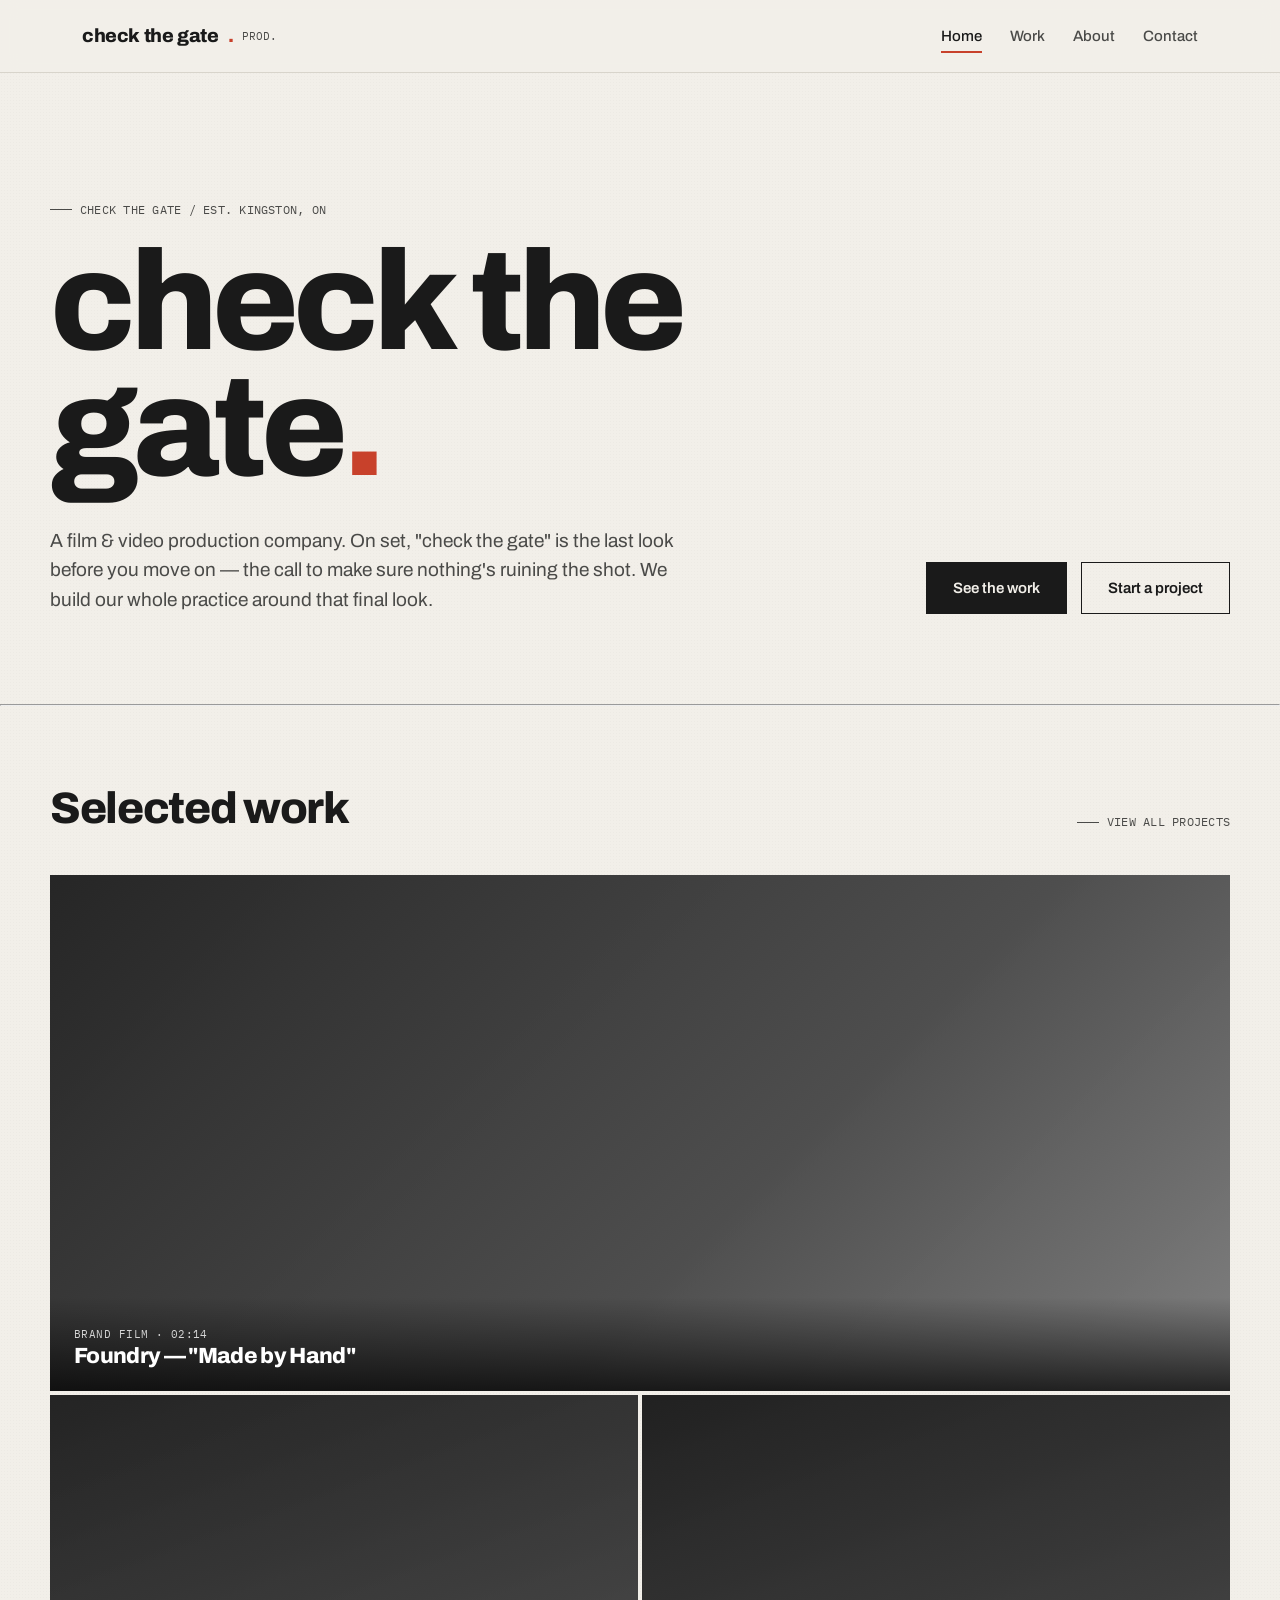
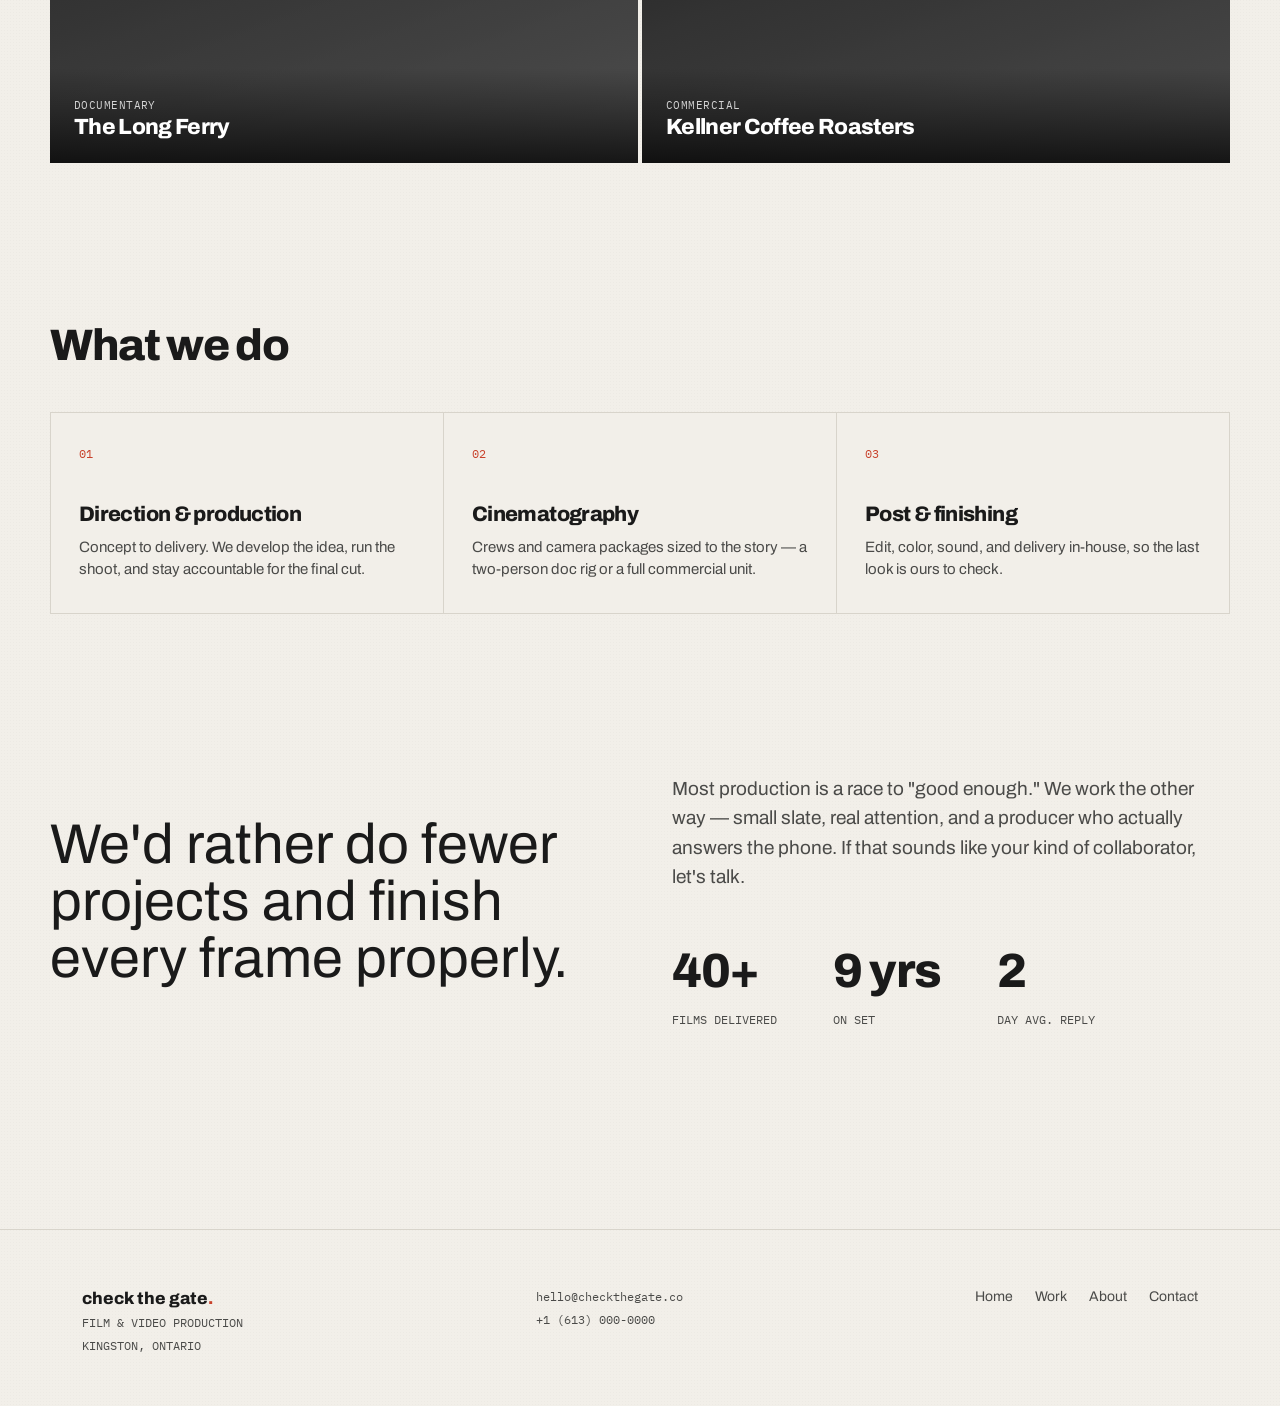
<file: index.html>
<!DOCTYPE html>
<html lang="en">
<head>
<meta charset="UTF-8">
<meta name="viewport" content="width=device-width, initial-scale=1.0">
<title>Check the Gate Productions — Film & Video</title>
<meta name="description" content="Check the Gate Productions is a film and video production company. We shoot, direct, and finish work worth committing to.">
<link rel="stylesheet" href="styles.css">
</head>
<body>
<header class="site">
  <div class="wrap nav">
    <a class="brand" href="index.html">check the gate<span class="dot">.</span> <small>PROD.</small></a>
    <nav class="menu">
      <a href="index.html" class="active">Home</a>
      <a href="work.html">Work</a>
      <a href="about.html">About</a>
      <a href="contact.html">Contact</a>
    </nav>
    <button class="menu-btn" aria-label="Menu">☰</button>
  </div>
</header>

<main>
  <section class="hero wrap">
    <span class="slate">CHECK THE GATE / EST. KINGSTON, ON</span>
    <h1 style="margin-top:20px">check the<br>gate<span class="dot">.</span></h1>
    <div class="sub">
      <p class="lead">A film &amp; video production company. On set, "check the gate" is the last look before you move on — the call to make sure nothing's ruining the shot. We build our whole practice around that final look.</p>
      <div style="display:flex;gap:14px">
        <a href="work.html" class="btn">See the work</a>
        <a href="contact.html" class="btn ghost">Start a project</a>
      </div>
    </div>
  </section>

  <hr class="rule">

  <section class="section wrap reveal">
    <div class="section-head">
      <h2>Selected work</h2>
      <a href="work.html" class="slate" style="align-self:flex-end">VIEW ALL PROJECTS</a>
    </div>
    <div class="work-grid">
      <a class="tile big" href="work.html">
        <span class="ph" style="background:linear-gradient(135deg,#2a2a2a,#565049 60%,#8a7f6f)"></span>
        <span class="cap"><span class="kind">BRAND FILM · 02:14</span><h3>Foundry — "Made by Hand"</h3></span>
      </a>
      <a class="tile" href="work.html">
        <span class="ph" style="background:linear-gradient(160deg,#1e2a30,#3d5560)"></span>
        <span class="cap"><span class="kind">DOCUMENTARY</span><h3>The Long Ferry</h3></span>
      </a>
      <a class="tile" href="work.html">
        <span class="ph" style="background:linear-gradient(160deg,#30231e,#6b463a)"></span>
        <span class="cap"><span class="kind">COMMERCIAL</span><h3>Kellner Coffee Roasters</h3></span>
      </a>
    </div>
  </section>

  <section class="section wrap reveal">
    <div class="section-head"><h2>What we do</h2></div>
    <div class="svc">
      <div class="cell"><span class="num">01</span><h3>Direction &amp; production</h3><p>Concept to delivery. We develop the idea, run the shoot, and stay accountable for the final cut.</p></div>
      <div class="cell"><span class="num">02</span><h3>Cinematography</h3><p>Crews and camera packages sized to the story — a two-person doc rig or a full commercial unit.</p></div>
      <div class="cell"><span class="num">03</span><h3>Post &amp; finishing</h3><p>Edit, color, sound, and delivery in-house, so the last look is ours to check.</p></div>
    </div>
  </section>

  <section class="section wrap reveal">
    <div class="split">
      <p class="big-type">We'd rather do fewer projects and finish every frame properly.</p>
      <div>
        <p class="lead">Most production is a race to "good enough." We work the other way — small slate, real attention, and a producer who actually answers the phone. If that sounds like your kind of collaborator, let's talk.</p>
        <div class="stats">
          <div class="stat"><div class="n">40+</div><div class="l">FILMS DELIVERED</div></div>
          <div class="stat"><div class="n">9 yrs</div><div class="l">ON SET</div></div>
          <div class="stat"><div class="n">2</div><div class="l">DAY AVG. REPLY</div></div>
        </div>
      </div>
    </div>
  </section>
</main>

<footer class="site">
  <div class="wrap">
    <div>
      <div class="fbrand">check the gate<span style="color:var(--marker)">.</span></div>
      <div class="fmeta">FILM &amp; VIDEO PRODUCTION<br>KINGSTON, ONTARIO</div>
    </div>
    <div class="fmeta">hello@checkthegate.co<br>+1 (613) 000-0000</div>
    <nav class="fnav">
      <a href="index.html">Home</a><a href="work.html">Work</a><a href="about.html">About</a><a href="contact.html">Contact</a>
    </nav>
  </div>
</footer>
<script src="app.js"></script>
</body>
</html>
</file>
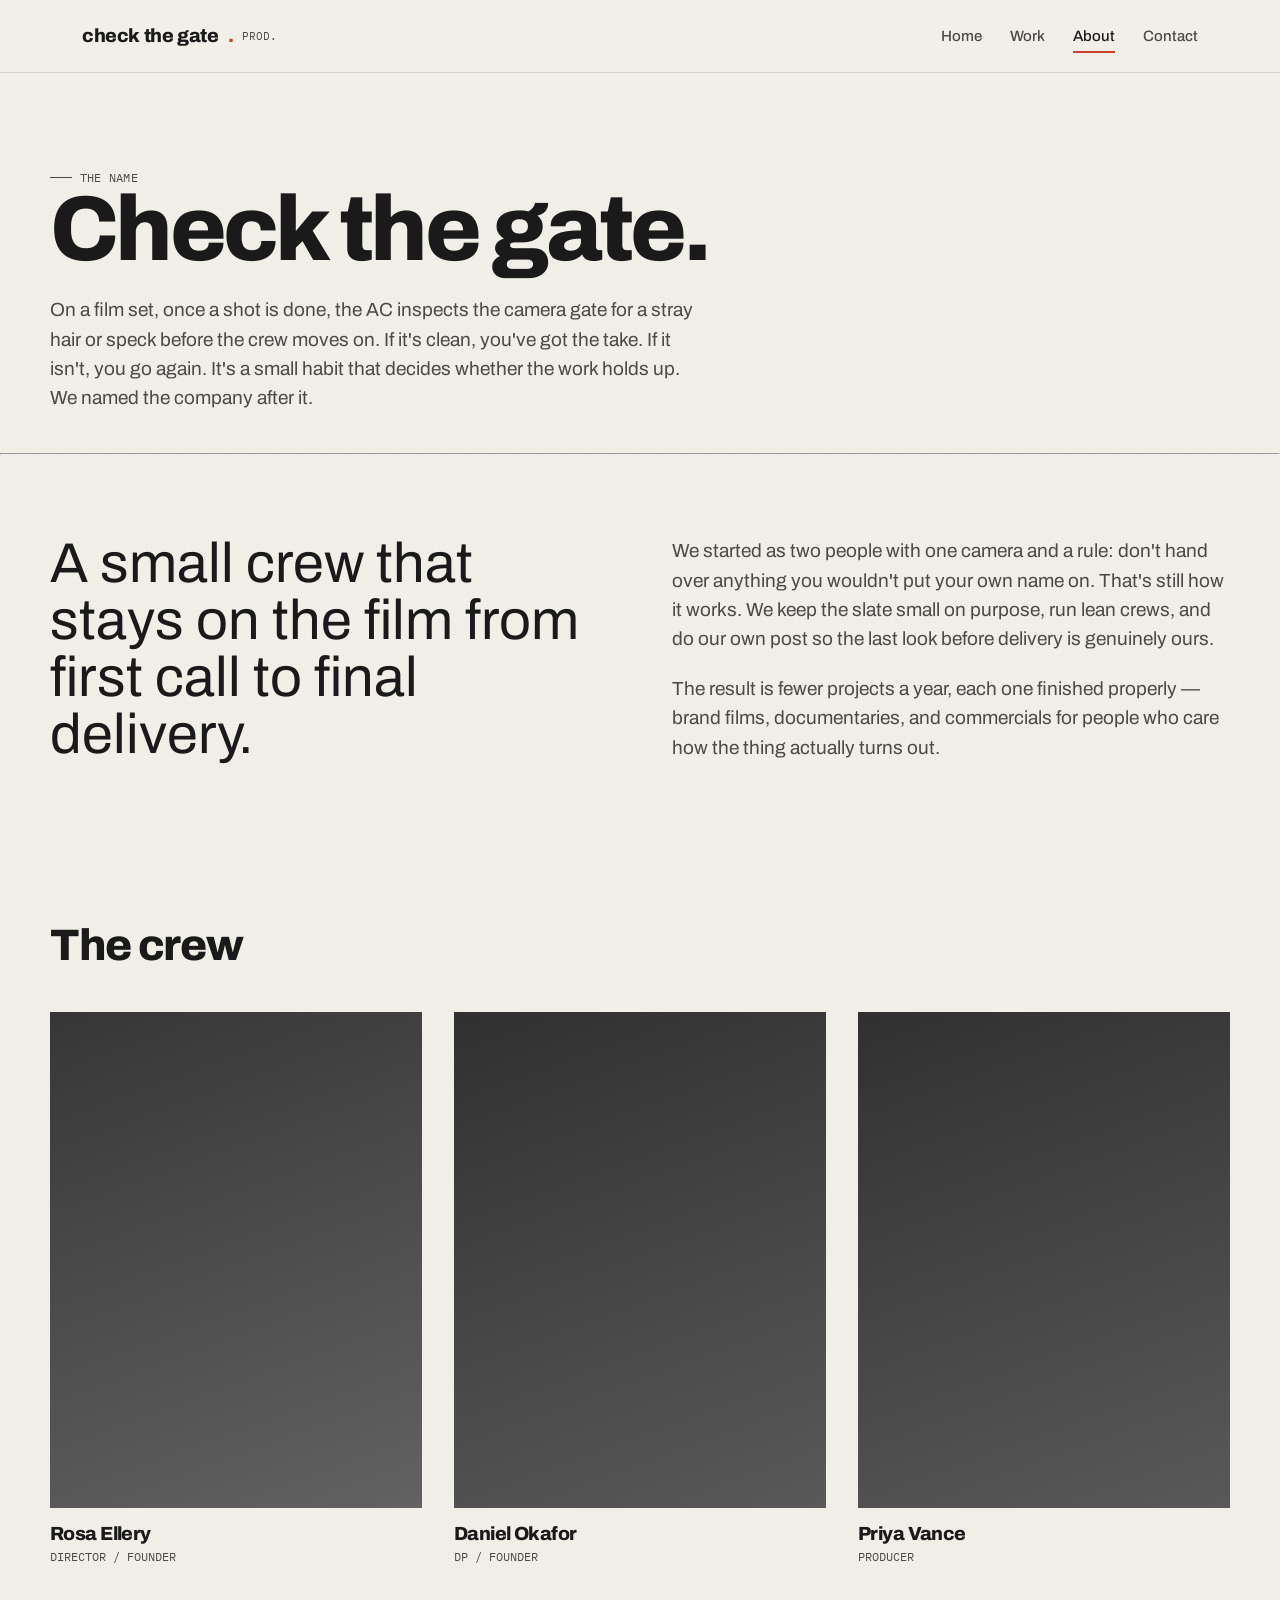
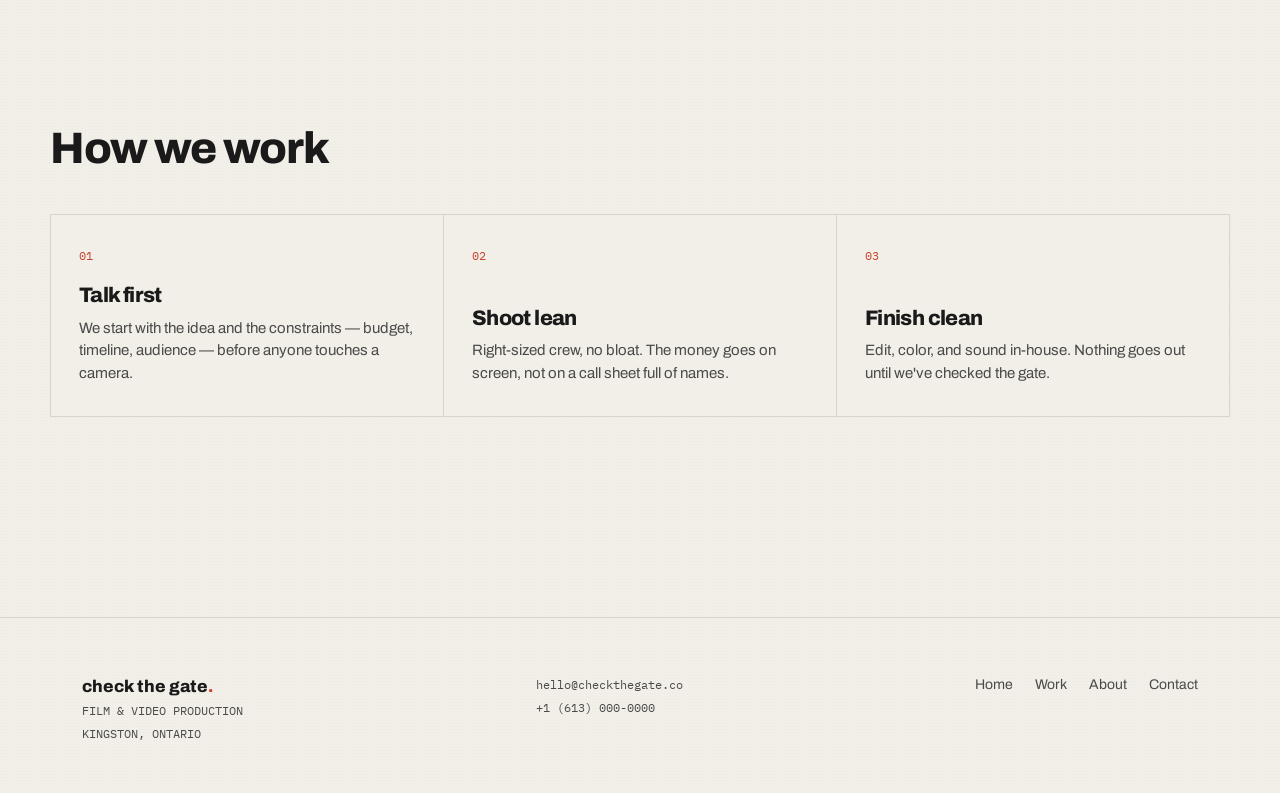
<file: about.html>
<!DOCTYPE html>
<html lang="en">
<head>
<meta charset="UTF-8">
<meta name="viewport" content="width=device-width, initial-scale=1.0">
<title>About — Check the Gate Productions</title>
<meta name="description" content="Who we are: a small film and video production company that finishes every frame properly.">
<link rel="stylesheet" href="styles.css">
</head>
<body>
<header class="site">
  <div class="wrap nav">
    <a class="brand" href="index.html">check the gate<span class="dot">.</span> <small>PROD.</small></a>
    <nav class="menu">
      <a href="index.html">Home</a>
      <a href="work.html">Work</a>
      <a href="about.html" class="active">About</a>
      <a href="contact.html">Contact</a>
    </nav>
    <button class="menu-btn" aria-label="Menu">☰</button>
  </div>
</header>

<main>
  <section class="page-head wrap">
    <span class="slate">THE NAME</span>
    <h1>Check the gate.</h1>
    <p class="lead">On a film set, once a shot is done, the AC inspects the camera gate for a stray hair or speck before the crew moves on. If it's clean, you've got the take. If it isn't, you go again. It's a small habit that decides whether the work holds up. We named the company after it.</p>
  </section>

  <hr class="rule">

  <section class="section wrap reveal">
    <div class="split">
      <p class="big-type">A small crew that stays on the film from first call to final delivery.</p>
      <div>
        <p class="lead">We started as two people with one camera and a rule: don't hand over anything you wouldn't put your own name on. That's still how it works. We keep the slate small on purpose, run lean crews, and do our own post so the last look before delivery is genuinely ours.</p>
        <p class="lead" style="margin-top:20px">The result is fewer projects a year, each one finished properly — brand films, documentaries, and commercials for people who care how the thing actually turns out.</p>
      </div>
    </div>
  </section>

  <section class="section wrap reveal">
    <div class="section-head"><h2>The crew</h2></div>
    <div class="team">
      <div class="member">
        <div class="pic" style="background:linear-gradient(160deg,#3a3630,#6b6153)"></div>
        <h3>Rosa Ellery</h3>
        <div class="role">DIRECTOR / FOUNDER</div>
      </div>
      <div class="member">
        <div class="pic" style="background:linear-gradient(160deg,#2b3138,#4f5b66)"></div>
        <h3>Daniel Okafor</h3>
        <div class="role">DP / FOUNDER</div>
      </div>
      <div class="member">
        <div class="pic" style="background:linear-gradient(160deg,#33302e,#615850)"></div>
        <h3>Priya Vance</h3>
        <div class="role">PRODUCER</div>
      </div>
    </div>
  </section>

  <section class="section wrap reveal">
    <div class="section-head"><h2>How we work</h2></div>
    <div class="svc">
      <div class="cell"><span class="num">01</span><h3>Talk first</h3><p>We start with the idea and the constraints — budget, timeline, audience — before anyone touches a camera.</p></div>
      <div class="cell"><span class="num">02</span><h3>Shoot lean</h3><p>Right-sized crew, no bloat. The money goes on screen, not on a call sheet full of names.</p></div>
      <div class="cell"><span class="num">03</span><h3>Finish clean</h3><p>Edit, color, and sound in-house. Nothing goes out until we've checked the gate.</p></div>
    </div>
  </section>
</main>

<footer class="site">
  <div class="wrap">
    <div>
      <div class="fbrand">check the gate<span style="color:var(--marker)">.</span></div>
      <div class="fmeta">FILM &amp; VIDEO PRODUCTION<br>KINGSTON, ONTARIO</div>
    </div>
    <div class="fmeta">hello@checkthegate.co<br>+1 (613) 000-0000</div>
    <nav class="fnav">
      <a href="index.html">Home</a><a href="work.html">Work</a><a href="about.html">About</a><a href="contact.html">Contact</a>
    </nav>
  </div>
</footer>
<script src="app.js"></script>
</body>
</html>
</file>
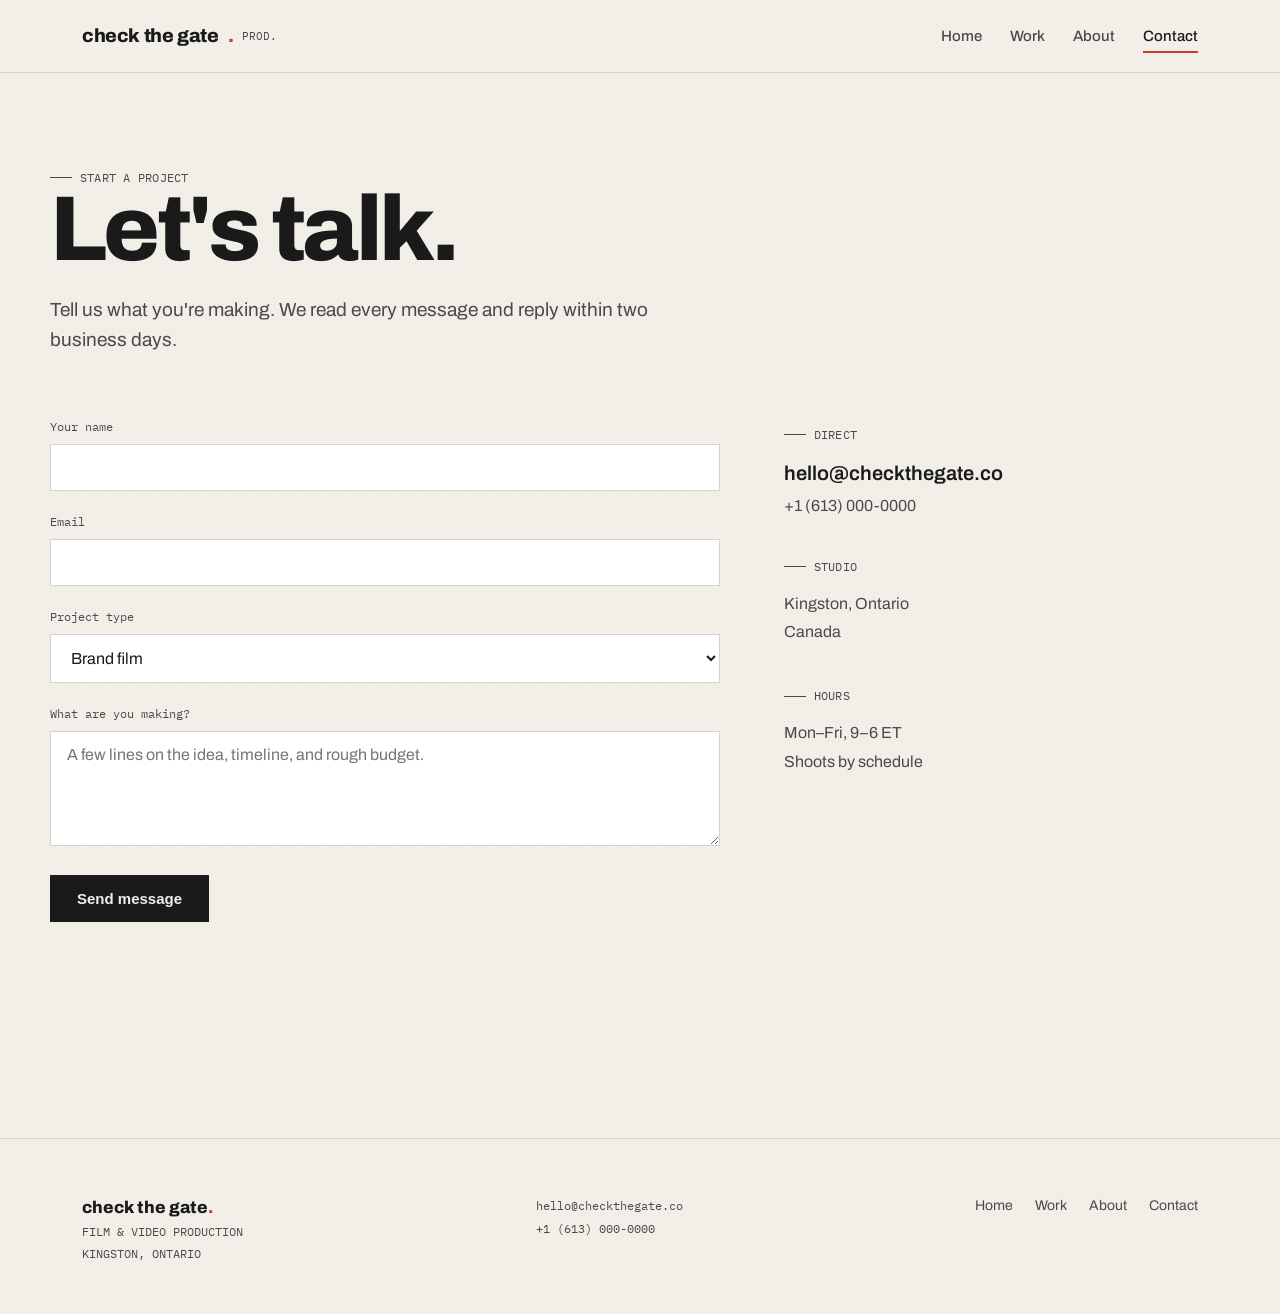
<file: contact.html>
<!DOCTYPE html>
<html lang="en">
<head>
<meta charset="UTF-8">
<meta name="viewport" content="width=device-width, initial-scale=1.0">
<title>Contact — Check the Gate Productions</title>
<meta name="description" content="Start a film or video project with Check the Gate Productions.">
<link rel="stylesheet" href="styles.css">
</head>
<body>
<header class="site">
  <div class="wrap nav">
    <a class="brand" href="index.html">check the gate<span class="dot">.</span> <small>PROD.</small></a>
    <nav class="menu">
      <a href="index.html">Home</a>
      <a href="work.html">Work</a>
      <a href="about.html">About</a>
      <a href="contact.html" class="active">Contact</a>
    </nav>
    <button class="menu-btn" aria-label="Menu">☰</button>
  </div>
</header>

<main>
  <section class="page-head wrap">
    <span class="slate">START A PROJECT</span>
    <h1>Let's talk.</h1>
    <p class="lead">Tell us what you're making. We read every message and reply within two business days.</p>
  </section>

  <section class="section wrap" style="padding-top:24px">
    <div class="contact-grid">
      <form id="contact-form" novalidate>
        <div class="field">
          <label for="name">Your name</label>
          <input id="name" name="name" type="text" required autocomplete="name">
        </div>
        <div class="field">
          <label for="email">Email</label>
          <input id="email" name="email" type="email" required autocomplete="email">
        </div>
        <div class="field">
          <label for="type">Project type</label>
          <select id="type" name="type">
            <option>Brand film</option>
            <option>Documentary</option>
            <option>Commercial</option>
            <option>Music video</option>
            <option>Something else</option>
          </select>
        </div>
        <div class="field">
          <label for="msg">What are you making?</label>
          <textarea id="msg" name="msg" rows="5" placeholder="A few lines on the idea, timeline, and rough budget."></textarea>
        </div>
        <button class="btn" type="submit">Send message</button>
        <p id="form-note" style="margin-top:16px;font-family:'IBM Plex Mono',monospace;font-size:13px;color:var(--ink-soft)"></p>
      </form>

      <aside>
        <div class="slate">DIRECT</div>
        <p style="font-size:20px;font-weight:600;margin:14px 0 6px">hello@checkthegate.co</p>
        <p style="color:var(--ink-soft)">+1 (613) 000-0000</p>

        <div class="slate" style="margin-top:40px">STUDIO</div>
        <p style="color:var(--ink-soft);margin-top:14px;line-height:1.8">Kingston, Ontario<br>Canada</p>

        <div class="slate" style="margin-top:40px">HOURS</div>
        <p style="color:var(--ink-soft);margin-top:14px;line-height:1.8">Mon–Fri, 9–6 ET<br>Shoots by schedule</p>
      </aside>
    </div>
  </section>
</main>

<footer class="site">
  <div class="wrap">
    <div>
      <div class="fbrand">check the gate<span style="color:var(--marker)">.</span></div>
      <div class="fmeta">FILM &amp; VIDEO PRODUCTION<br>KINGSTON, ONTARIO</div>
    </div>
    <div class="fmeta">hello@checkthegate.co<br>+1 (613) 000-0000</div>
    <nav class="fnav">
      <a href="index.html">Home</a><a href="work.html">Work</a><a href="about.html">About</a><a href="contact.html">Contact</a>
    </nav>
  </div>
</footer>
<script src="app.js"></script>
</body>
</html>
</file>
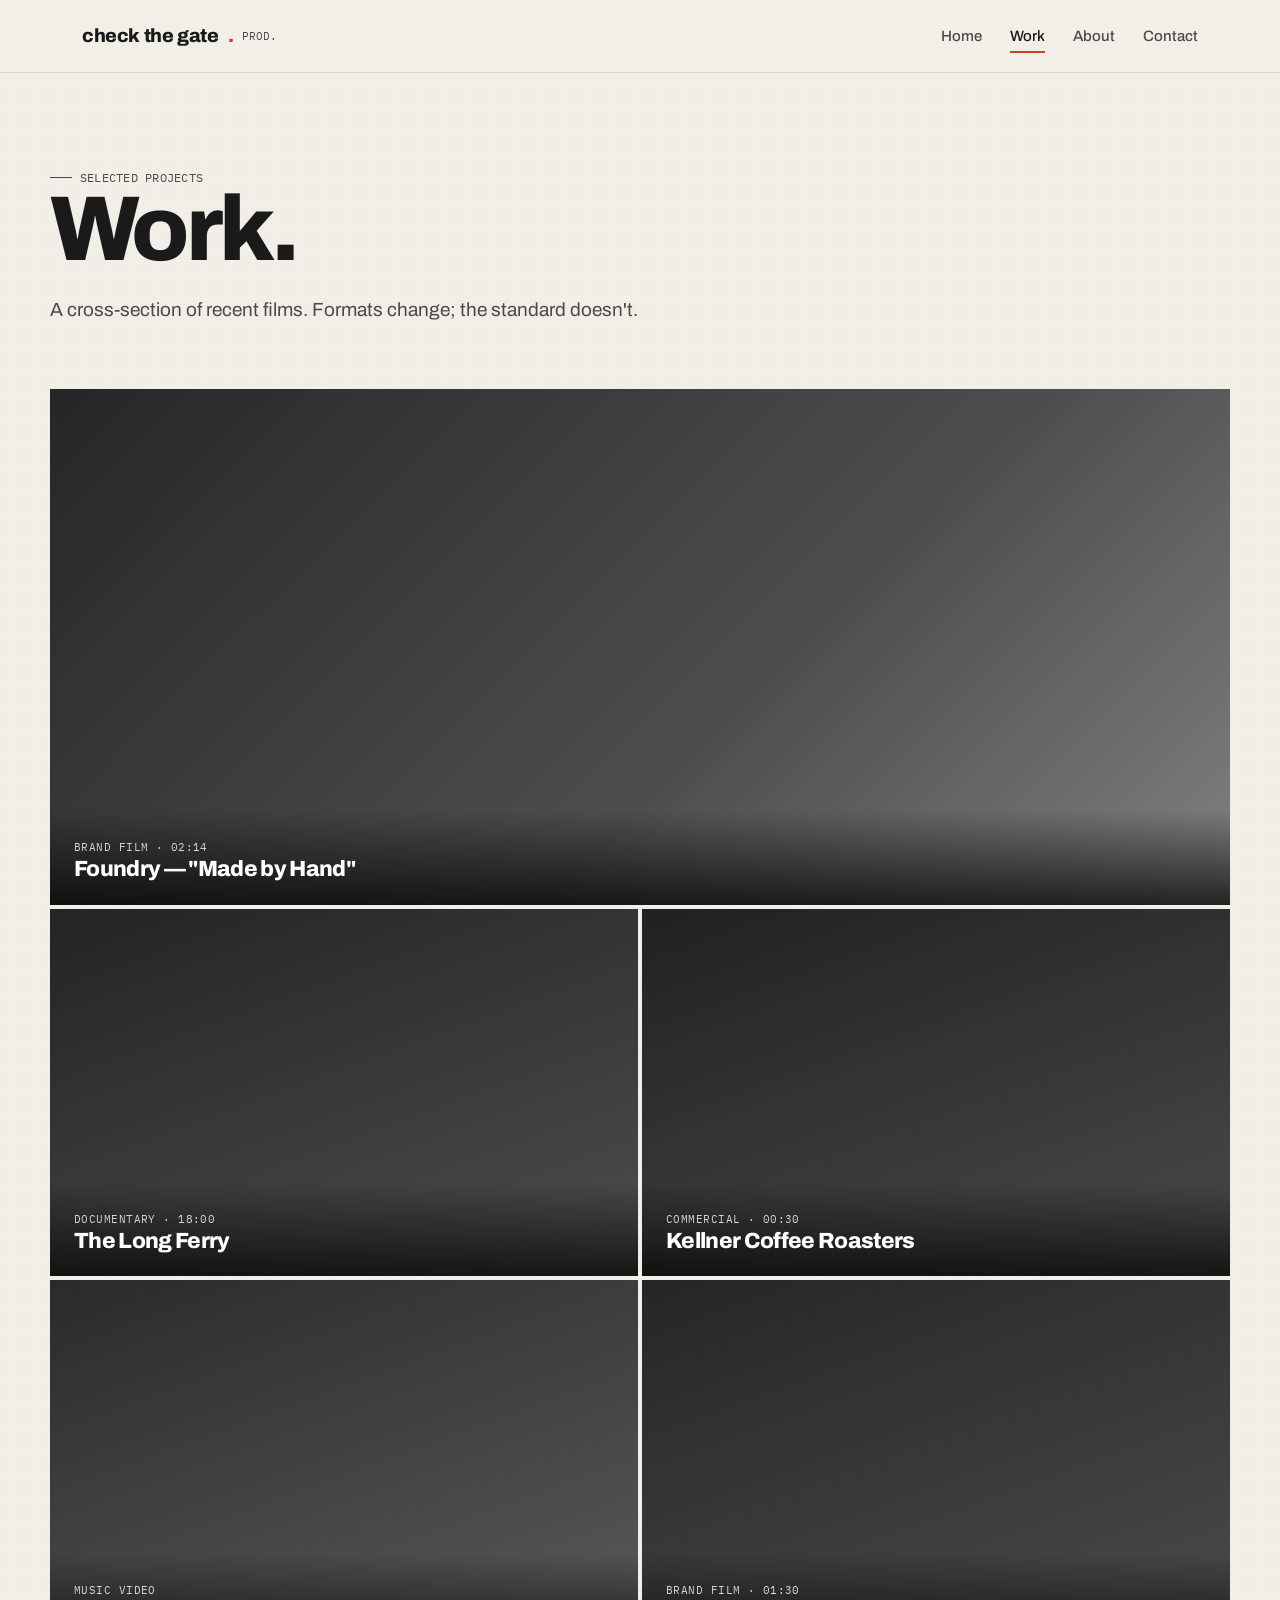
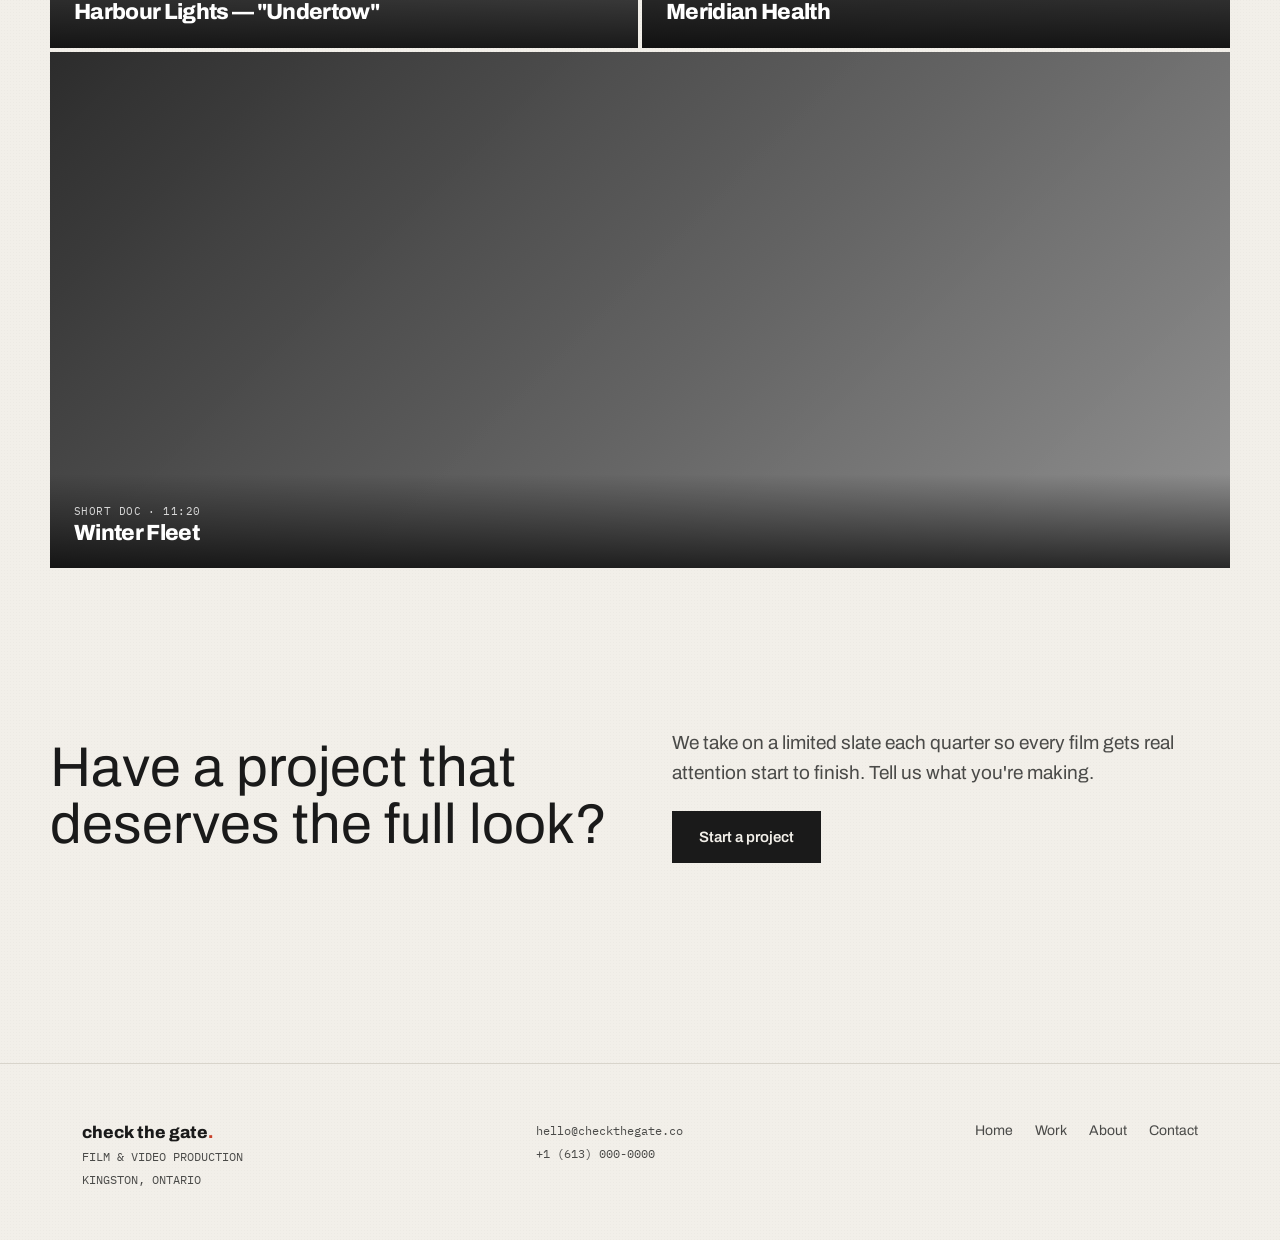
<file: work.html>
<!DOCTYPE html>
<html lang="en">
<head>
<meta charset="UTF-8">
<meta name="viewport" content="width=device-width, initial-scale=1.0">
<title>Work — Check the Gate Productions</title>
<meta name="description" content="Selected film and video work from Check the Gate Productions: brand films, documentaries, and commercials.">
<link rel="stylesheet" href="styles.css">
</head>
<body>
<header class="site">
  <div class="wrap nav">
    <a class="brand" href="index.html">check the gate<span class="dot">.</span> <small>PROD.</small></a>
    <nav class="menu">
      <a href="index.html">Home</a>
      <a href="work.html" class="active">Work</a>
      <a href="about.html">About</a>
      <a href="contact.html">Contact</a>
    </nav>
    <button class="menu-btn" aria-label="Menu">☰</button>
  </div>
</header>

<main>
  <section class="page-head wrap">
    <span class="slate">SELECTED PROJECTS</span>
    <h1>Work.</h1>
    <p class="lead">A cross-section of recent films. Formats change; the standard doesn't.</p>
  </section>

  <section class="section wrap" style="padding-top:24px">
    <div class="work-grid">
      <a class="tile big reveal" href="contact.html">
        <span class="ph" style="background:linear-gradient(135deg,#2a2a2a,#565049 60%,#8a7f6f)"></span>
        <span class="cap"><span class="kind">BRAND FILM · 02:14</span><h3>Foundry — "Made by Hand"</h3></span>
      </a>
      <a class="tile reveal" href="contact.html">
        <span class="ph" style="background:linear-gradient(160deg,#1e2a30,#3d5560)"></span>
        <span class="cap"><span class="kind">DOCUMENTARY · 18:00</span><h3>The Long Ferry</h3></span>
      </a>
      <a class="tile reveal" href="contact.html">
        <span class="ph" style="background:linear-gradient(160deg,#30231e,#6b463a)"></span>
        <span class="cap"><span class="kind">COMMERCIAL · 00:30</span><h3>Kellner Coffee Roasters</h3></span>
      </a>
      <a class="tile reveal" href="contact.html">
        <span class="ph" style="background:linear-gradient(160deg,#26312a,#4c6350)"></span>
        <span class="cap"><span class="kind">MUSIC VIDEO</span><h3>Harbour Lights — "Undertow"</h3></span>
      </a>
      <a class="tile reveal" href="contact.html">
        <span class="ph" style="background:linear-gradient(160deg,#2e2833,#544a63)"></span>
        <span class="cap"><span class="kind">BRAND FILM · 01:30</span><h3>Meridian Health</h3></span>
      </a>
      <a class="tile big reveal" href="contact.html">
        <span class="ph" style="background:linear-gradient(135deg,#33302b,#6e6355 55%,#9c9080)"></span>
        <span class="cap"><span class="kind">SHORT DOC · 11:20</span><h3>Winter Fleet</h3></span>
      </a>
    </div>
  </section>

  <section class="section wrap reveal">
    <div class="split">
      <p class="big-type">Have a project that deserves the full look?</p>
      <div>
        <p class="lead">We take on a limited slate each quarter so every film gets real attention start to finish. Tell us what you're making.</p>
        <a href="contact.html" class="btn" style="margin-top:24px">Start a project</a>
      </div>
    </div>
  </section>
</main>

<footer class="site">
  <div class="wrap">
    <div>
      <div class="fbrand">check the gate<span style="color:var(--marker)">.</span></div>
      <div class="fmeta">FILM &amp; VIDEO PRODUCTION<br>KINGSTON, ONTARIO</div>
    </div>
    <div class="fmeta">hello@checkthegate.co<br>+1 (613) 000-0000</div>
    <nav class="fnav">
      <a href="index.html">Home</a><a href="work.html">Work</a><a href="about.html">About</a><a href="contact.html">Contact</a>
    </nav>
  </div>
</footer>
<script src="app.js"></script>
</body>
</html>
</file>
<file: styles.css>
/* Check the Gate Productions — shared styles */

@import url('https://fonts.googleapis.com/css2?family=Archivo:wght@400;500;600;700;800&family=IBM+Plex+Mono:wght@400;500&display=swap');

:root{
  --paper:#f2efe9;
  --ink:#1a1a1a;
  --ink-soft:#4a4a48;
  --line:#d8d4cb;
  --marker:#c8412b; /* clapperboard red, used sparingly */
  --max:1180px;
}

*{box-sizing:border-box;margin:0;padding:0}
html{scroll-behavior:smooth}
body{
  background:var(--paper);
  color:var(--ink);
  font-family:'Archivo',system-ui,sans-serif;
  font-weight:400;
  line-height:1.5;
  -webkit-font-smoothing:antialiased;
  text-rendering:optimizeLegibility;
  /* faint paper grain, like the logo image */
  background-image:radial-gradient(rgba(0,0,0,0.018) 1px, transparent 1px);
  background-size:3px 3px;
}

a{color:inherit;text-decoration:none}
img{display:block;max-width:100%}

.wrap{max-width:var(--max);margin:0 auto;padding:0 32px}

/* ---------- Header ---------- */
header.site{
  position:sticky;top:0;z-index:50;
  background:rgba(242,239,233,0.82);
  backdrop-filter:blur(8px);
  border-bottom:1px solid var(--line);
}
.nav{
  display:flex;align-items:center;justify-content:space-between;
  height:72px;
}
.brand{
  font-weight:800;font-size:19px;letter-spacing:-0.02em;
  display:flex;align-items:center;gap:9px;
}
.brand .dot{color:var(--marker)}
.brand small{
  font-family:'IBM Plex Mono',monospace;font-weight:400;
  font-size:11px;color:var(--ink-soft);letter-spacing:0;
}
.menu{display:flex;gap:28px;align-items:center}
.menu a{
  font-size:15px;font-weight:500;color:var(--ink-soft);
  transition:color .18s;position:relative;
}
.menu a:hover,.menu a.active{color:var(--ink)}
.menu a.active::after{
  content:"";position:absolute;left:0;right:0;bottom:-6px;height:2px;background:var(--marker);
}
.menu-btn{display:none;background:none;border:0;cursor:pointer;font-size:24px}

/* ---------- Footer ---------- */
footer.site{
  border-top:1px solid var(--line);
  margin-top:120px;padding:56px 0 48px;
}
footer.site .wrap{display:flex;justify-content:space-between;flex-wrap:wrap;gap:24px}
footer .fbrand{font-weight:800;font-size:17px}
footer .fmeta{font-family:'IBM Plex Mono',monospace;font-size:12px;color:var(--ink-soft);line-height:1.9}
footer .fnav{display:flex;gap:22px;font-size:14px;color:var(--ink-soft)}
footer .fnav a:hover{color:var(--ink)}

/* ---------- Reusable ---------- */
.slate{
  font-family:'IBM Plex Mono',monospace;font-size:12px;
  color:var(--ink-soft);letter-spacing:0.02em;
  display:inline-flex;align-items:center;gap:8px;
}
.slate::before{content:"";width:22px;height:1px;background:var(--ink-soft)}

h1,h2,h3{letter-spacing:-0.03em;line-height:1.02;font-weight:800}
.lead{font-size:19px;color:var(--ink-soft);max-width:60ch;line-height:1.55}

.btn{
  display:inline-block;background:var(--ink);color:var(--paper);
  padding:14px 26px;font-weight:600;font-size:15px;
  border:1px solid var(--ink);transition:background .18s,color .18s;
}
.btn:hover{background:transparent;color:var(--ink)}
.btn.ghost{background:transparent;color:var(--ink)}
.btn.ghost:hover{background:var(--ink);color:var(--paper)}

/* ---------- Hero ---------- */
.hero{padding:120px 0 90px}
.hero h1{
  font-size:clamp(56px,11vw,150px);
  letter-spacing:-0.045em;line-height:0.9;
}
.hero h1 .dot{color:var(--marker)}
.hero .sub{
  margin-top:34px;display:flex;gap:40px;flex-wrap:wrap;align-items:flex-end;
  justify-content:space-between;
}
.hero .lead{margin-top:0}

/* ---------- Sections ---------- */
.section{padding:80px 0}
.section-head{margin-bottom:44px;display:flex;justify-content:space-between;align-items:flex-end;flex-wrap:wrap;gap:16px}
.section-head h2{font-size:clamp(30px,4vw,44px)}

/* Work grid */
.work-grid{display:grid;grid-template-columns:repeat(2,1fr);gap:4px}
.tile{
  position:relative;aspect-ratio:16/10;overflow:hidden;background:var(--ink);
  display:flex;align-items:flex-end;
}
.tile.big{grid-column:span 2;aspect-ratio:16/7}
.tile .ph{position:absolute;inset:0;background-size:cover;background-position:center;
  transition:transform .6s cubic-bezier(.2,.7,.2,1),filter .4s;filter:grayscale(1) contrast(1.05)}
.tile:hover .ph{transform:scale(1.04);filter:grayscale(0) contrast(1)}
.tile .cap{
  position:relative;z-index:2;padding:24px;color:#fff;width:100%;
  background:linear-gradient(transparent,rgba(0,0,0,0.72));
}
.tile .cap h3{font-size:22px;color:#fff}
.tile .cap .kind{font-family:'IBM Plex Mono',monospace;font-size:11px;opacity:.8;letter-spacing:.04em}

/* Services / list */
.svc{display:grid;grid-template-columns:repeat(3,1fr);gap:1px;background:var(--line);border:1px solid var(--line)}
.svc .cell{background:var(--paper);padding:32px 28px;min-height:200px;display:flex;flex-direction:column}
.svc .num{font-family:'IBM Plex Mono',monospace;font-size:12px;color:var(--marker);margin-bottom:auto}
.svc .cell h3{font-size:21px;margin:20px 0 10px}
.svc .cell p{font-size:15px;color:var(--ink-soft)}

/* Split */
.split{display:grid;grid-template-columns:1fr 1fr;gap:64px;align-items:center}
.split .big-type{font-size:clamp(34px,5vw,56px);line-height:1.02}

/* stats */
.stats{display:flex;gap:56px;flex-wrap:wrap;margin-top:44px}
.stat .n{font-size:48px;font-weight:800;letter-spacing:-.03em}
.stat .l{font-family:'IBM Plex Mono',monospace;font-size:12px;color:var(--ink-soft);margin-top:4px}

/* Contact */
.field{margin-bottom:22px}
.field label{display:block;font-family:'IBM Plex Mono',monospace;font-size:12px;color:var(--ink-soft);margin-bottom:8px}
.field input,.field textarea,.field select{
  width:100%;padding:14px 16px;border:1px solid var(--line);background:#fff;
  font-family:'Archivo',sans-serif;font-size:16px;color:var(--ink);
}
.field input:focus,.field textarea:focus,.field select:focus{outline:2px solid var(--ink);outline-offset:-1px;border-color:var(--ink)}
.contact-grid{display:grid;grid-template-columns:1.2fr .8fr;gap:64px}

/* team */
.team{display:grid;grid-template-columns:repeat(3,1fr);gap:32px}
.member .pic{aspect-ratio:3/4;background:var(--ink);background-size:cover;background-position:center;filter:grayscale(1);margin-bottom:16px}
.member h3{font-size:19px}
.member .role{font-family:'IBM Plex Mono',monospace;font-size:12px;color:var(--ink-soft);margin-top:4px}

/* misc */
.rule{height:1px;background:var(--line);margin:0}
.page-head{padding:88px 0 40px}
.page-head h1{font-size:clamp(44px,8vw,92px);letter-spacing:-.04em;line-height:.92}
.page-head .lead{margin-top:24px}

/* reveal */
.reveal{opacity:0;transform:translateY(16px);transition:opacity .6s ease,transform .6s ease}
.reveal.in{opacity:1;transform:none}
@media (prefers-reduced-motion:reduce){
  .reveal{opacity:1;transform:none;transition:none}
  html{scroll-behavior:auto}
  .tile .ph{transition:none}
}

/* Responsive */
@media(max-width:860px){
  .menu{display:none;position:absolute;top:72px;left:0;right:0;background:var(--paper);
    flex-direction:column;padding:20px 32px;gap:18px;border-bottom:1px solid var(--line)}
  .menu.open{display:flex}
  .menu-btn{display:block}
  .work-grid{grid-template-columns:1fr}
  .tile.big{grid-column:span 1;aspect-ratio:16/10}
  .svc{grid-template-columns:1fr}
  .split{grid-template-columns:1fr;gap:36px}
  .contact-grid{grid-template-columns:1fr;gap:40px}
  .team{grid-template-columns:1fr 1fr}
  .wrap{padding:0 22px}
}
@media(max-width:520px){
  .team{grid-template-columns:1fr}
  .stats{gap:32px}
}
</file>
